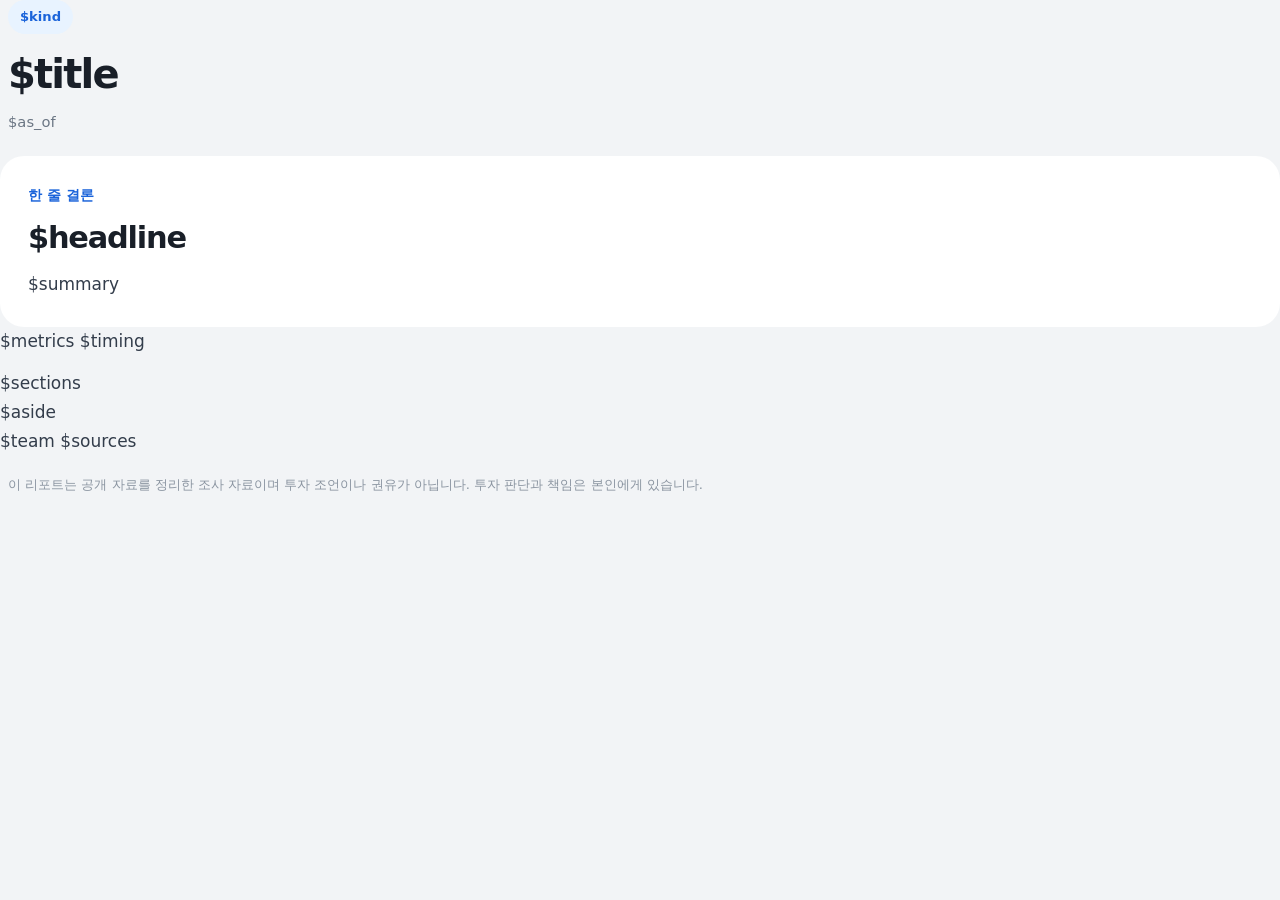
<file: .agents/skills/us-stock-research/assets/report.html>
<!doctype html>
<html lang="ko">
<head>
  <meta charset="utf-8">
  <meta name="viewport" content="width=device-width, initial-scale=1">
  <meta name="generator" content="stock-harness-report">
  <title>$title · 리서치 리포트</title>
  <style>
    :root {
      color-scheme: light;
      --ink: #191f28;
      --body: #333d4b;
      --muted: #6b7684;
      --faint: #8b95a1;
      --blue: #3182f6;
      --blue-ink: #1b64da;
      --tint: #e8f3ff;
      --line: #e5e8eb;
      --fill: #f2f4f6;
      --paper: #fff;
      --up: #f04452;
      --radius: 24px;
      --font: "Pretendard Variable", Pretendard, -apple-system, BlinkMacSystemFont, "Apple SD Gothic Neo", "Noto Sans KR", "Malgun Gothic", system-ui, sans-serif;
    }

    *, *::before, *::after { box-sizing: border-box; }
    body { margin: 0; color: var(--body); background: var(--fill); font: 17px/1.7 var(--font); -webkit-font-smoothing: antialiased; }
    a { color: var(--blue-ink); text-decoration: none; }
    a:hover { text-decoration: underline; text-underline-offset: .18em; }
    a:focus-visible, .table-wrap:focus-visible { outline: 2px solid var(--blue); outline-offset: 3px; border-radius: 6px; }
    h1, h2, h3, p, dl, dd { margin: 0; }
    h1, h2, h3 { color: var(--ink); line-height: 1.32; letter-spacing: -.03em; text-wrap: balance; }
    h1, h2, h3, p, dt, dd, th, td { word-break: keep-all; overflow-wrap: break-word; line-break: strict; }
    p { text-wrap: pretty; }
    p + p { margin-top: .75em; }
    .measure { font-variant-numeric: tabular-nums; white-space: nowrap; }

    .report { max-width: 760px; margin: 0 auto; padding: 44px 20px 56px; }
    .masthead { padding: 0 8px 22px; }
    .report-type { display: inline-block; padding: 6px 12px; border-radius: 999px; background: var(--tint); color: var(--blue-ink); font-size: .82rem; font-weight: 700; }
    .masthead h1 { margin: 14px 0 8px; font-size: clamp(1.9rem, 6vw, 2.5rem); font-weight: 800; letter-spacing: -.045em; }
    .as-of { color: var(--muted); font-size: .92rem; }
    .report-body > * + *, .analysis > * + *, aside > * + * { margin-top: 14px; }

    .thesis, .timing, .section, .panel, .team, .sources, .market-context { padding: 28px; border-radius: var(--radius); background: var(--paper); }
    .thesis::before { content: "한 줄 결론"; display: block; margin-bottom: 10px; color: var(--blue-ink); font-size: .86rem; font-weight: 700; }
    .thesis h2 { margin-bottom: 12px; font-size: clamp(1.45rem, 4.6vw, 1.9rem); font-weight: 800; letter-spacing: -.04em; }
    .thesis p { color: var(--body); }

    .metrics { display: grid; grid-template-columns: repeat(3, minmax(0, 1fr)); gap: 10px; }
    .metric { min-width: 0; padding: 20px; border-radius: 20px; background: var(--paper); }
    .metric dt { color: var(--muted); font-size: .88rem; font-weight: 600; }
    .metric-value { margin: 6px 0 6px; color: var(--ink); font-size: clamp(1.4rem, 4vw, 1.8rem); font-weight: 800; line-height: 1.2; letter-spacing: -.04em; }
    .metric-note { color: var(--faint); font-size: .82rem; line-height: 1.5; }

    .timing h2, .section h2, .panel h2, .team h2, .sources h2, .market-context h2 { margin-bottom: 14px; font-size: 1.22rem; font-weight: 750; }
    .timing ul { display: grid; gap: 8px; padding: 0; margin: 0; list-style: none; }
    .timing li { display: grid; gap: 8px; padding: 18px 20px; border-radius: 18px; background: var(--fill); }
    .timing li:first-child { background: var(--tint); }
    .timing h3 { justify-self: start; padding: 4px 11px; border-radius: 999px; background: var(--paper); color: var(--muted); font-size: .82rem; font-weight: 700; letter-spacing: 0; }
    .timing li:first-child h3 { background: var(--blue); color: #fff; }
    .timing-trigger { color: var(--ink); font-size: 1.06rem; font-weight: 750; line-height: 1.45; letter-spacing: -.02em; }
    .timing li p + p { margin-top: 4px; }
    .timing li div > p:not(.timing-trigger) { color: var(--body); font-size: .95rem; }
    .timing-note { margin-top: 14px; color: var(--faint); font-size: .86rem; }
    .timing-note p + p { margin-top: .3em; }

    .columns { display: block; }
    .section p { color: var(--body); }
    aside { display: grid; gap: 14px; margin-top: 14px; }
    .panel { background: var(--paper); }
    .panel ul { margin: 0; padding: 0; list-style: none; }
    .panel li + li, .panel dl > div + div { margin-top: 14px; padding-top: 14px; border-top: 1px solid var(--line); }
    .panel h3, .panel dt { color: var(--ink); font-size: 1rem; font-weight: 700; letter-spacing: -.02em; }
    .panel p, .panel dd { margin-top: 3px; color: var(--muted); font-size: .93rem; }

    .table-wrap { max-width: 100%; overflow-x: auto; margin-top: 16px; border-radius: 16px; border: 1px solid var(--line); }
    table { width: 100%; border-collapse: collapse; font-size: .92rem; }
    caption { padding: 14px 16px 10px; text-align: left; color: var(--ink); font-weight: 700; }
    th, td { padding: 11px 16px; text-align: left; vertical-align: top; border-top: 1px solid var(--line); }
    thead th { background: var(--fill); color: var(--muted); font-size: .84rem; font-weight: 600; white-space: nowrap; }
    tbody th { color: var(--ink); font-weight: 650; }
    td { font-variant-numeric: tabular-nums; }
    table:has(thead th:nth-child(7)) { font-size: .82rem; }
    table:has(thead th:nth-child(7)) th, table:has(thead th:nth-child(7)) td { padding-left: 9px; padding-right: 9px; }

    .refs { display: inline; margin-inline-start: .3em; font-size: .7em; white-space: nowrap; vertical-align: super; line-height: 0; }
    .refs a { color: var(--blue-ink); font-weight: 700; }
    .refs a + a { margin-inline-start: .2em; }
    .evidence { margin-top: 12px; color: var(--faint); font-size: .84rem; }
    .team dl { display: grid; grid-template-columns: repeat(2, minmax(0, 1fr)); gap: 8px; }
    .team dl > div { padding: 14px 16px; border-radius: 14px; background: var(--fill); font-size: .92rem; }
    .team dt { color: var(--ink); font-weight: 700; }
    .team dd { margin-top: 2px; color: var(--muted); }
    .sources { background: transparent; padding: 20px 8px 0; }
    .sources h2 { font-size: 1rem; color: var(--muted); }
    .sources ol { margin: 0; padding-inline-start: 1.4em; color: var(--faint); font-size: .84rem; }
    .sources li { overflow-wrap: anywhere; }
    .sources li + li { margin-top: .25em; }
    .sources li:target { background: var(--tint); border-radius: 6px; }
    .sources a { color: var(--muted); }
    .disclaimer { margin: 18px 8px 0; color: var(--faint); font-size: .82rem; line-height: 1.6; }

    @media screen and (max-width: 680px) {
      body { font-size: 16px; }
      .report { padding: 28px 12px 40px; }
      .thesis, .timing, .section, .panel, .team, .sources, .market-context { padding: 22px 20px; border-radius: 20px; }
      .sources { padding: 16px 8px 0; }
      .team dl { grid-template-columns: minmax(0, 1fr); }
      .timing li { padding: 16px; }
    }

    @media screen and (max-width: 530px) {
      .metrics { grid-template-columns: minmax(0, 1fr); gap: 8px; }
      .metric { display: grid; grid-template-columns: minmax(0, 1fr) auto; align-items: baseline; column-gap: 10px; padding: 16px 18px; border-radius: 16px; }
      .metric-value { margin: 0; font-size: 1.35rem; }
      .metric-note { grid-column: 1 / -1; margin-top: 4px; }
      th, td { padding: 10px 12px; }
      td .measure { white-space: normal; }
      td:last-child:not(:nth-child(-n+3)) { min-width: 13em; }
    }

    @media print {
      @page {
        size: A4;
        margin: 14mm 15mm 16mm;
        @bottom-right { content: counter(page) " / " counter(pages); color: #8b95a1; font: 9pt system-ui; }
      }
      body { font-size: 10.5pt; line-height: 1.55; background: #fff; print-color-adjust: exact; -webkit-print-color-adjust: exact; }
      .report { max-width: none; margin: 0; padding: 0; }
      .masthead { padding: 0 0 10pt; }
      .masthead h1 { font-size: 22pt; margin: 6pt 0 3pt; }
      .report-body > * + *, .analysis > * + *, aside > * + * { margin-top: 8pt; }
      .thesis, .timing, .section, .panel, .team, .market-context { padding: 12pt 14pt; border-radius: 12pt; border: 1px solid var(--line); }
      .thesis { background: var(--tint); border-color: transparent; }
      .thesis h2 { font-size: 16pt; margin-bottom: 5pt; }
      .metrics { gap: 6pt; break-inside: avoid; }
      .metric { padding: 9pt 10pt; border-radius: 10pt; border: 1px solid var(--line); }
      .metric-value { font-size: 15pt; margin: 2pt 0; }
      .timing h2, .section h2, .panel h2, .team h2, .sources h2, .market-context h2 { margin-bottom: 6pt; font-size: 12.5pt; }
      .timing ul { gap: 5pt; }
      .timing li { padding: 8pt 10pt; border-radius: 9pt; gap: 4pt; }
      aside { margin-top: 8pt; gap: 8pt; }
      .table-wrap { overflow: visible; margin-top: 7pt; border-radius: 8pt; }
      th, td { padding: 4.5pt 7pt; }
      h2, h3, caption { break-after: avoid; }
      p { orphans: 2; widows: 2; }
      .timing li, .panel, tr, .team dl > div, .sources li, .metric, .section, .team, .thesis, .table-wrap { break-inside: avoid; }
      .team dl { gap: 5pt; }
      .team dl > div { padding: 6pt 8pt; border-radius: 7pt; }
      .sources { padding: 8pt 0 0; }
      .sources ol { display: grid; grid-template-columns: repeat(2, minmax(0, 1fr)); gap: 2pt 16pt; font-size: 8.5pt; }
      .sources li + li { margin-top: 0; }
      .disclaimer { margin: 8pt 0 0; font-size: 8.5pt; }
    }
  </style>
</head>
<body>
  <main class="report$report_class" aria-labelledby="report-title">
    <header class="masthead">
      <p class="report-type">$kind</p>
      <h1 id="report-title">$title</h1>
      <p class="as-of">$as_of</p>
    </header>
    <div class="report-body">
      <section class="thesis" aria-labelledby="thesis-title">
        <h2 id="thesis-title">$headline</h2>
        $summary
      </section>
      $metrics
      $timing
      <div class="columns$column_class">
        <div class="analysis">
          $sections
        </div>
        $aside
      </div>
      $team
      $sources
      <p class="disclaimer">이 리포트는 공개 자료를 정리한 조사 자료이며 투자 조언이나 권유가 아닙니다. 투자 판단과 책임은 본인에게 있습니다.</p>
    </div>
  </main>
</body>
</html>
</file>
